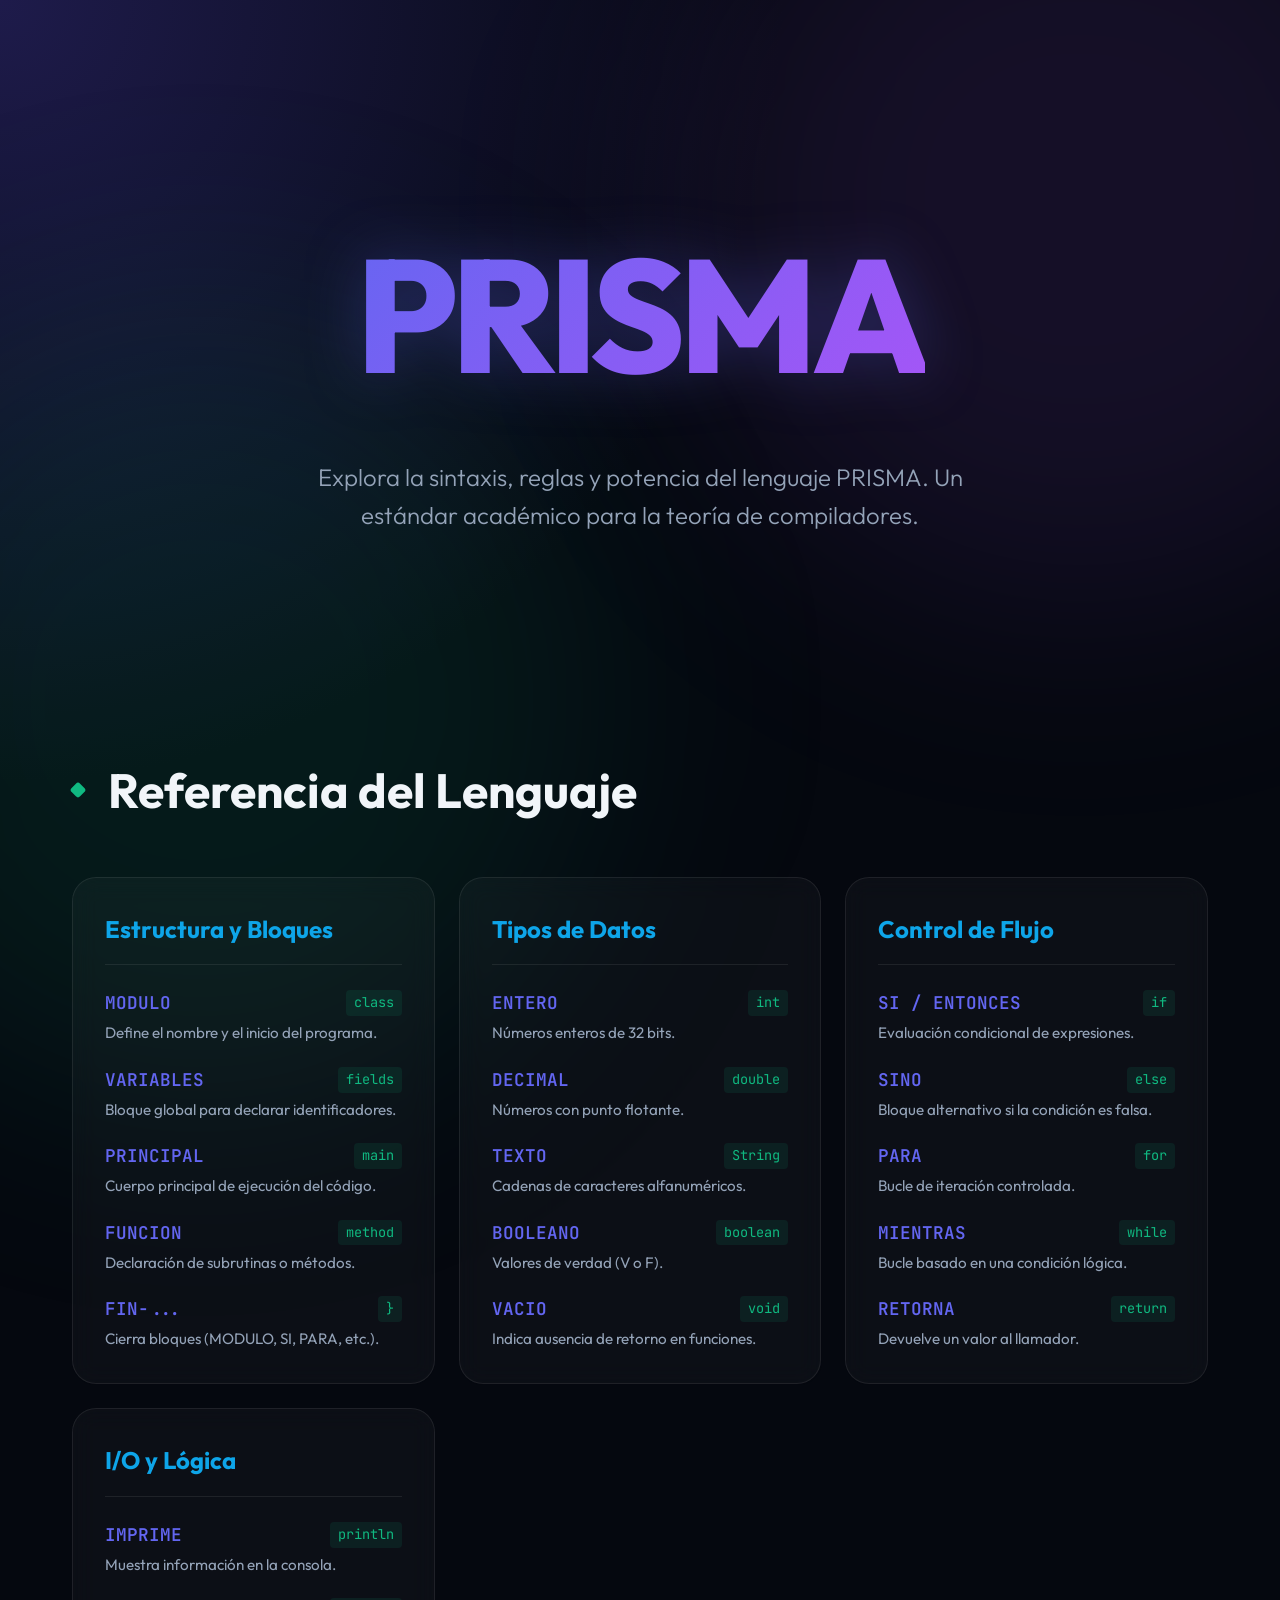
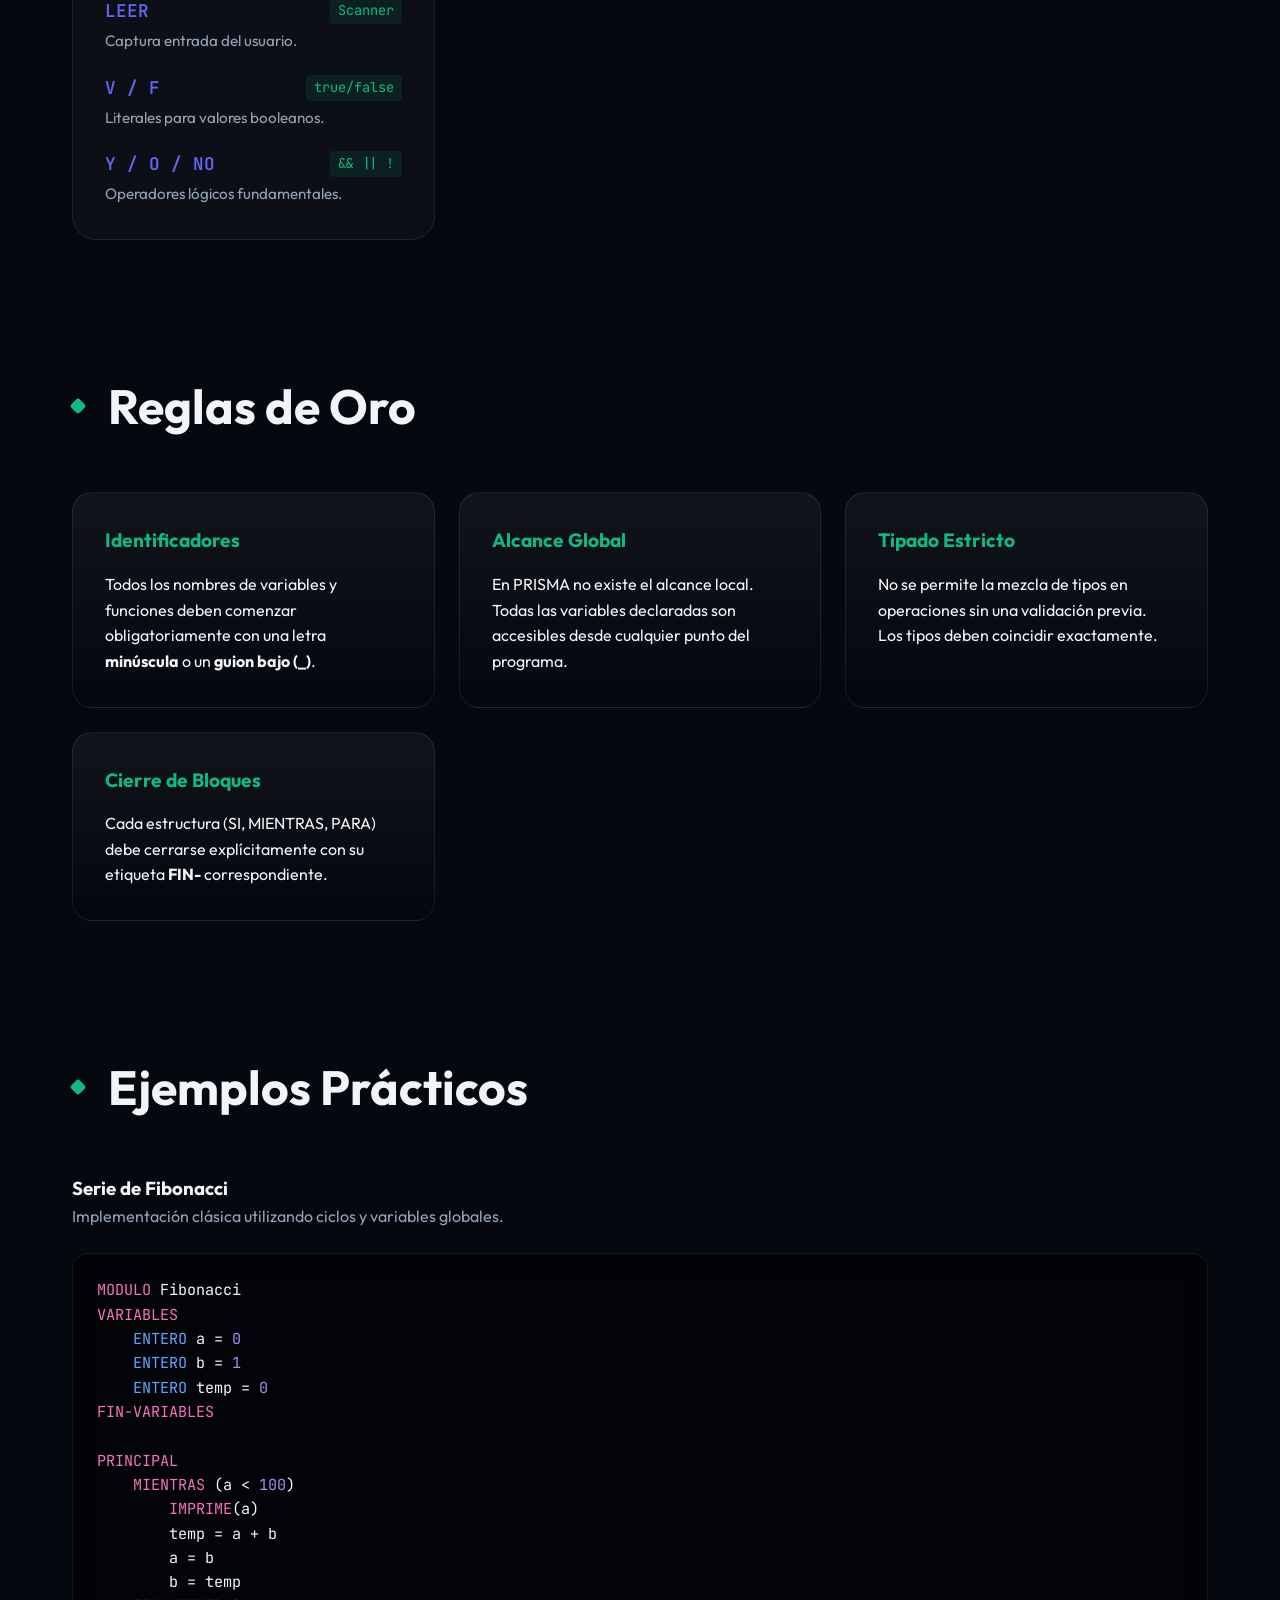
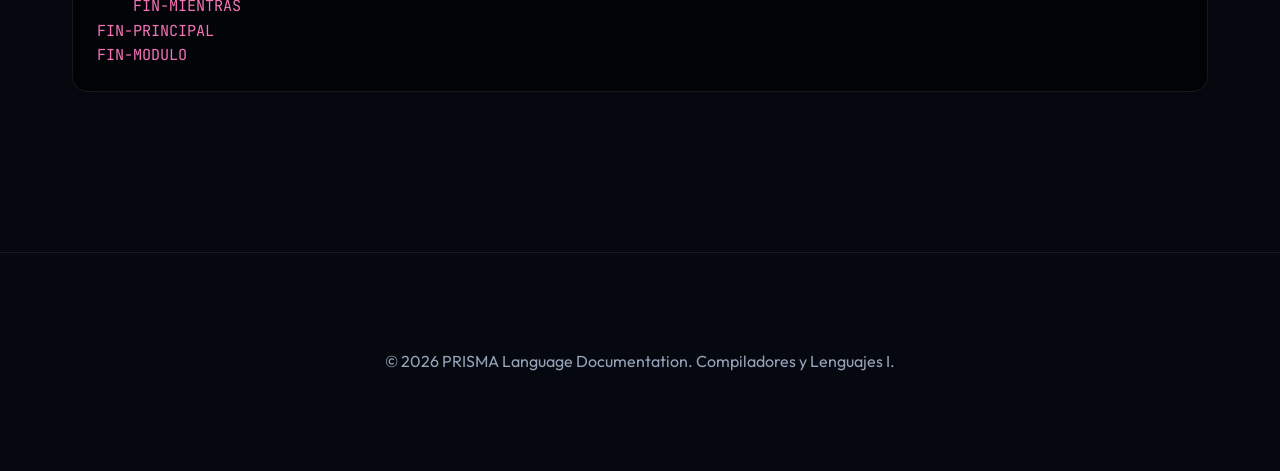
<file: documentacion_prisma/index.html>
<!DOCTYPE html>
<html lang="es">
<head>
    <meta charset="UTF-8">
    <meta name="viewport" content="width=device-width, initial-scale=1.0">
    <title>PRISMA | Documentación Oficial</title>
    <link rel="stylesheet" href="estilos.css">
</head>
<body>
    <div class="fondo-animado">
        <div class="mancha mancha-1"></div>
        <div class="mancha mancha-2"></div>
    </div>

    <header>
        <h1>PRISMA</h1>
        <p class="subtitulo">Explora la sintaxis, reglas y potencia del lenguaje PRISMA. Un estándar académico para la teoría de compiladores.</p>
    </header>

    <main class="contenedor">
        <!-- SECCIÓN 1: REFERENCIA DE PALABRAS RESERVADAS -->
        <section id="referencia">
            <h2>Referencia del Lenguaje</h2>
            <div class="rejilla-referencia">
                
                <!-- Estructura -->
                <div class="bloque-categoria">
                    <h3>Estructura y Bloques</h3>
                    <div class="item-referencia">
                        <div class="cabecera-item"><span class="palabra">MODULO</span><span class="equivalencia">class</span></div>
                        <p class="descripcion">Define el nombre y el inicio del programa.</p>
                    </div>
                    <div class="item-referencia">
                        <div class="cabecera-item"><span class="palabra">VARIABLES</span><span class="equivalencia">fields</span></div>
                        <p class="descripcion">Bloque global para declarar identificadores.</p>
                    </div>
                    <div class="item-referencia">
                        <div class="cabecera-item"><span class="palabra">PRINCIPAL</span><span class="equivalencia">main</span></div>
                        <p class="descripcion">Cuerpo principal de ejecución del código.</p>
                    </div>
                    <div class="item-referencia">
                        <div class="cabecera-item"><span class="palabra">FUNCION</span><span class="equivalencia">method</span></div>
                        <p class="descripcion">Declaración de subrutinas o métodos.</p>
                    </div>
                    <div class="item-referencia">
                        <div class="cabecera-item"><span class="palabra">FIN-...</span><span class="equivalencia">}</span></div>
                        <p class="descripcion">Cierra bloques (MODULO, SI, PARA, etc.).</p>
                    </div>
                </div>

                <!-- Datos -->
                <div class="bloque-categoria">
                    <h3>Tipos de Datos</h3>
                    <div class="item-referencia">
                        <div class="cabecera-item"><span class="palabra">ENTERO</span><span class="equivalencia">int</span></div>
                        <p class="descripcion">Números enteros de 32 bits.</p>
                    </div>
                    <div class="item-referencia">
                        <div class="cabecera-item"><span class="palabra">DECIMAL</span><span class="equivalencia">double</span></div>
                        <p class="descripcion">Números con punto flotante.</p>
                    </div>
                    <div class="item-referencia">
                        <div class="cabecera-item"><span class="palabra">TEXTO</span><span class="equivalencia">String</span></div>
                        <p class="descripcion">Cadenas de caracteres alfanuméricos.</p>
                    </div>
                    <div class="item-referencia">
                        <div class="cabecera-item"><span class="palabra">BOOLEANO</span><span class="equivalencia">boolean</span></div>
                        <p class="descripcion">Valores de verdad (V o F).</p>
                    </div>
                    <div class="item-referencia">
                        <div class="cabecera-item"><span class="palabra">VACIO</span><span class="equivalencia">void</span></div>
                        <p class="descripcion">Indica ausencia de retorno en funciones.</p>
                    </div>
                </div>

                <!-- Control -->
                <div class="bloque-categoria">
                    <h3>Control de Flujo</h3>
                    <div class="item-referencia">
                        <div class="cabecera-item"><span class="palabra">SI / ENTONCES</span><span class="equivalencia">if</span></div>
                        <p class="descripcion">Evaluación condicional de expresiones.</p>
                    </div>
                    <div class="item-referencia">
                        <div class="cabecera-item"><span class="palabra">SINO</span><span class="equivalencia">else</span></div>
                        <p class="descripcion">Bloque alternativo si la condición es falsa.</p>
                    </div>
                    <div class="item-referencia">
                        <div class="cabecera-item"><span class="palabra">PARA</span><span class="equivalencia">for</span></div>
                        <p class="descripcion">Bucle de iteración controlada.</p>
                    </div>
                    <div class="item-referencia">
                        <div class="cabecera-item"><span class="palabra">MIENTRAS</span><span class="equivalencia">while</span></div>
                        <p class="descripcion">Bucle basado en una condición lógica.</p>
                    </div>
                    <div class="item-referencia">
                        <div class="cabecera-item"><span class="palabra">RETORNA</span><span class="equivalencia">return</span></div>
                        <p class="descripcion">Devuelve un valor al llamador.</p>
                    </div>
                </div>

                <!-- Otros -->
                <div class="bloque-categoria">
                    <h3>I/O y Lógica</h3>
                    <div class="item-referencia">
                        <div class="cabecera-item"><span class="palabra">IMPRIME</span><span class="equivalencia">println</span></div>
                        <p class="descripcion">Muestra información en la consola.</p>
                    </div>
                    <div class="item-referencia">
                        <div class="cabecera-item"><span class="palabra">LEER</span><span class="equivalencia">Scanner</span></div>
                        <p class="descripcion">Captura entrada del usuario.</p>
                    </div>
                    <div class="item-referencia">
                        <div class="cabecera-item"><span class="palabra">V / F</span><span class="equivalencia">true/false</span></div>
                        <p class="descripcion">Literales para valores booleanos.</p>
                    </div>
                    <div class="item-referencia">
                        <div class="cabecera-item"><span class="palabra">Y / O / NO</span><span class="equivalencia">&& || !</span></div>
                        <p class="descripcion">Operadores lógicos fundamentales.</p>
                    </div>
                </div>

            </div>
        </section>

        <!-- SECCIÓN 2: REGLAS GRAMATICALES -->
        <section id="reglas">
            <h2>Reglas de Oro</h2>
            <div class="bloque-reglas">
                <div class="regla-card">
                    <h4>Identificadores</h4>
                    <p>Todos los nombres de variables y funciones deben comenzar obligatoriamente con una letra <strong>minúscula</strong> o un <strong>guion bajo (_)</strong>.</p>
                </div>
                <div class="regla-card">
                    <h4>Alcance Global</h4>
                    <p>En PRISMA no existe el alcance local. Todas las variables declaradas son accesibles desde cualquier punto del programa.</p>
                </div>
                <div class="regla-card">
                    <h4>Tipado Estricto</h4>
                    <p>No se permite la mezcla de tipos en operaciones sin una validación previa. Los tipos deben coincidir exactamente.</p>
                </div>
                <div class="regla-card">
                    <h4>Cierre de Bloques</h4>
                    <p>Cada estructura (SI, MIENTRAS, PARA) debe cerrarse explícitamente con su etiqueta <strong>FIN-</strong> correspondiente.</p>
                </div>
            </div>
        </section>

        <!-- SECCIÓN 3: EJEMPLOS -->
        <section id="ejemplos">
            <h2>Ejemplos Prácticos</h2>
            <div class="tarjeta-prisma">
                <h3>Serie de Fibonacci</h3>
                <p style="margin-bottom: 1.5rem; color: var(--texto-tenue);">Implementación clásica utilizando ciclos y variables globales.</p>
                <div class="codigo-bloque">
                    <span class="token-reservada">MODULO</span> Fibonacci<br>
                    <span class="token-reservada">VARIABLES</span><br>
                    &nbsp;&nbsp;&nbsp;&nbsp;<span class="token-tipo">ENTERO</span> a = <span class="token-numero">0</span><br>
                    &nbsp;&nbsp;&nbsp;&nbsp;<span class="token-tipo">ENTERO</span> b = <span class="token-numero">1</span><br>
                    &nbsp;&nbsp;&nbsp;&nbsp;<span class="token-tipo">ENTERO</span> temp = <span class="token-numero">0</span><br>
                    <span class="token-reservada">FIN-VARIABLES</span><br>
                    <br>
                    <span class="token-reservada">PRINCIPAL</span><br>
                    &nbsp;&nbsp;&nbsp;&nbsp;<span class="token-reservada">MIENTRAS</span> (a < <span class="token-numero">100</span>)<br>
                    &nbsp;&nbsp;&nbsp;&nbsp;&nbsp;&nbsp;&nbsp;&nbsp;<span class="token-reservada">IMPRIME</span>(a)<br>
                    &nbsp;&nbsp;&nbsp;&nbsp;&nbsp;&nbsp;&nbsp;&nbsp;temp = a + b<br>
                    &nbsp;&nbsp;&nbsp;&nbsp;&nbsp;&nbsp;&nbsp;&nbsp;a = b<br>
                    &nbsp;&nbsp;&nbsp;&nbsp;&nbsp;&nbsp;&nbsp;&nbsp;b = temp<br>
                    &nbsp;&nbsp;&nbsp;&nbsp;<span class="token-reservada">FIN-MIENTRAS</span><br>
                    <span class="token-reservada">FIN-PRINCIPAL</span><br>
                    <span class="token-reservada">FIN-MODULO</span>
                </div>
            </div>
        </section>
    </main>

    <footer>
        <p>&copy; 2026 PRISMA Language Documentation. Compiladores y Lenguajes I.</p>
    </footer>

    <script src="script.js"></script>
</body>
</html>
</file>
<file: documentacion_prisma/estilos.css>
@import url('https://fonts.googleapis.com/css2?family=Outfit:wght@300;400;600;800&family=JetBrains+Mono:wght@400;500&display=swap');

:root {
    --fondo: #05080f;
    --panel: rgba(255, 255, 255, 0.03);
    --borde: rgba(255, 255, 255, 0.08);
    --texto: #f1f5f9;
    --texto-tenue: #94a3b8;
    --primario: #6366f1;
    --secundario: #0ea5e9;
    --acento: #10b981;
    --gradiente: linear-gradient(135deg, #6366f1 0%, #a855f7 100%);
    --resplandor: rgba(99, 102, 241, 0.15);
}

* {
    margin: 0;
    padding: 0;
    box-sizing: border-box;
}

body {
    background-color: var(--fondo);
    color: var(--texto);
    font-family: 'Outfit', sans-serif;
    line-height: 1.6;
    overflow-x: hidden;
}

.fondo-animado {
    position: fixed;
    top: 0;
    left: 0;
    width: 100%;
    height: 100%;
    z-index: -1;
    background: radial-gradient(circle at 0% 0%, #1e1b4b 0%, #05080f 50%);
}

.mancha {
    position: absolute;
    width: 800px;
    height: 800px;
    background: var(--resplandor);
    filter: blur(120px);
    border-radius: 50%;
    z-index: -1;
}

.mancha-1 { top: -200px; right: -200px; background: rgba(168, 85, 247, 0.1); }
.mancha-2 { bottom: -200px; left: -200px; background: rgba(16, 185, 129, 0.1); }

header {
    height: 80vh;
    display: flex;
    flex-direction: column;
    justify-content: center;
    align-items: center;
    text-align: center;
    padding: 2rem;
}

h1 {
    font-size: clamp(4rem, 15vw, 10rem);
    font-weight: 800;
    background: var(--gradiente);
    -webkit-background-clip: text;
    -webkit-text-fill-color: transparent;
    letter-spacing: -6px;
    margin-bottom: 1rem;
    filter: drop-shadow(0 0 30px rgba(99, 102, 241, 0.3));
}

.subtitulo {
    font-size: 1.5rem;
    color: var(--texto-tenue);
    max-width: 700px;
    font-weight: 300;
}

.contenedor {
    max-width: 1200px;
    margin: 0 auto;
    padding: 2rem;
}

section {
    margin-bottom: 8rem;
    opacity: 0;
    transform: translateY(40px);
    transition: all 0.8s cubic-bezier(0.2, 1, 0.3, 1);
}

section.visible {
    opacity: 1;
    transform: translateY(0);
}

h2 {
    font-size: 3rem;
    margin-bottom: 3rem;
    display: flex;
    align-items: center;
    gap: 1.5rem;
    font-weight: 700;
}

h2::before {
    content: '';
    width: 12px;
    height: 12px;
    background: var(--acento);
    border-radius: 3px;
    rotate: 45deg;
}

/* Bloques de Referencia */
.rejilla-referencia {
    display: grid;
    grid-template-columns: repeat(auto-fit, minmax(350px, 1fr));
    gap: 1.5rem;
}

.bloque-categoria {
    background: var(--panel);
    border: 1px solid var(--borde);
    border-radius: 24px;
    padding: 2rem;
    backdrop-filter: blur(12px);
    transition: all 0.3s ease;
}

.bloque-categoria:hover {
    border-color: var(--primario);
    background: rgba(255, 255, 255, 0.05);
    box-shadow: 0 20px 40px rgba(0,0,0,0.4);
}

.bloque-categoria h3 {
    font-size: 1.5rem;
    margin-bottom: 1.5rem;
    color: var(--secundario);
    border-bottom: 1px solid var(--borde);
    padding-bottom: 1rem;
}

.item-referencia {
    display: flex;
    flex-direction: column;
    gap: 0.25rem;
    margin-bottom: 1.25rem;
}

.item-referencia:last-child { margin-bottom: 0; }

.cabecera-item {
    display: flex;
    justify-content: space-between;
    align-items: center;
}

.palabra {
    font-family: 'JetBrains Mono', monospace;
    color: var(--primario);
    font-weight: 600;
    font-size: 1.1rem;
}

.equivalencia {
    font-family: 'JetBrains Mono', monospace;
    font-size: 0.85rem;
    color: var(--acento);
    background: rgba(16, 185, 129, 0.1);
    padding: 2px 8px;
    border-radius: 4px;
}

.descripcion {
    font-size: 0.95rem;
    color: var(--texto-tenue);
}

/* Reglas Gramaticales */
.bloque-reglas {
    display: grid;
    grid-template-columns: repeat(auto-fit, minmax(280px, 1fr));
    gap: 1.5rem;
}

.regla-card {
    background: linear-gradient(180deg, rgba(255,255,255,0.05) 0%, transparent 100%);
    border: 1px solid var(--borde);
    padding: 2rem;
    border-radius: 20px;
}

.regla-card h4 {
    color: var(--acento);
    margin-bottom: 1rem;
    font-size: 1.2rem;
}

/* Código y Ejemplos */
.codigo-bloque {
    background: #020408;
    padding: 1.5rem;
    border-radius: 16px;
    font-family: 'JetBrains Mono', monospace;
    font-size: 0.95rem;
    overflow-x: auto;
    border: 1px solid var(--borde);
    box-shadow: inset 0 0 20px rgba(0,0,0,0.5);
}

.token-reservada { color: #f472b6; }
.token-tipo { color: #60a5fa; }
.token-cadena { color: #fbbf24; }
.token-numero { color: #a78bfa; }

footer {
    padding: 6rem 2rem;
    text-align: center;
    border-top: 1px solid var(--borde);
    color: var(--texto-tenue);
}

@media (max-width: 768px) {
    h1 { letter-spacing: -2px; }
    h2 { font-size: 2rem; }
    .rejilla-referencia { grid-template-columns: 1fr; }
}
</file>
